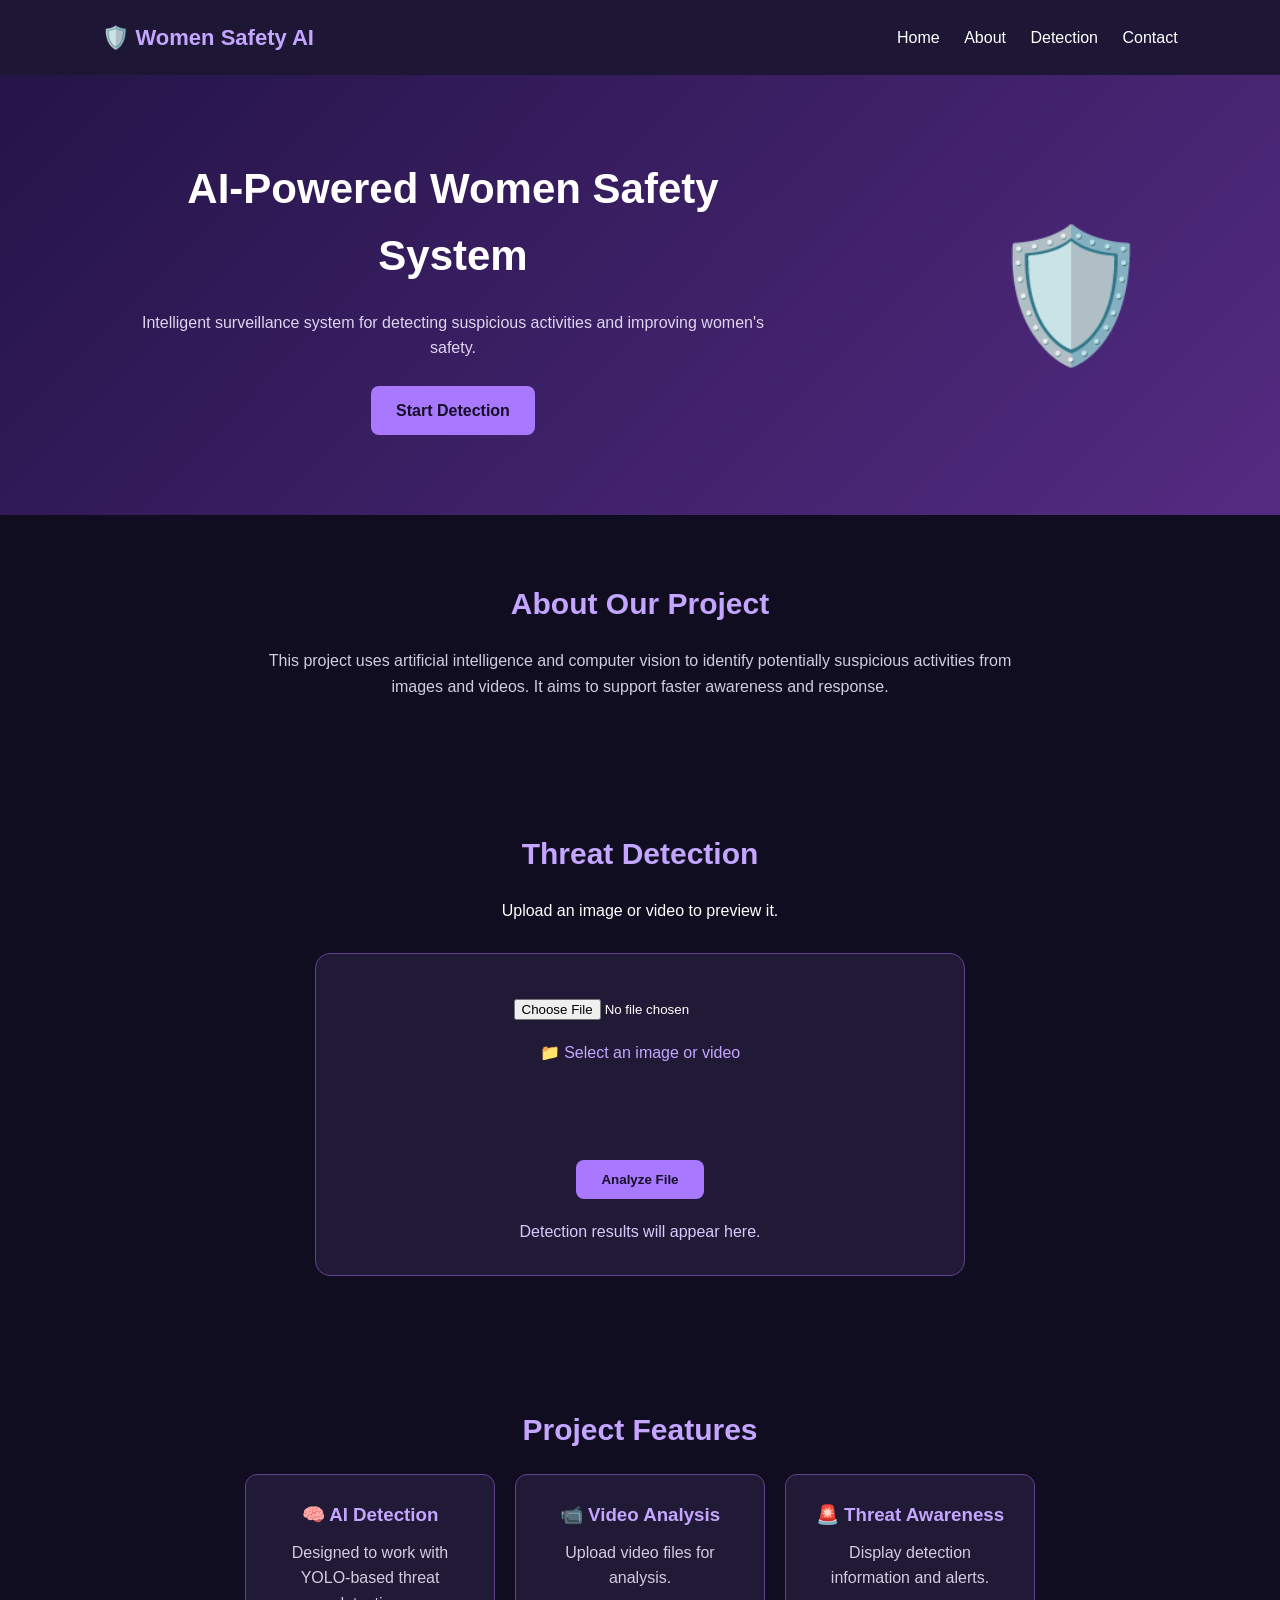
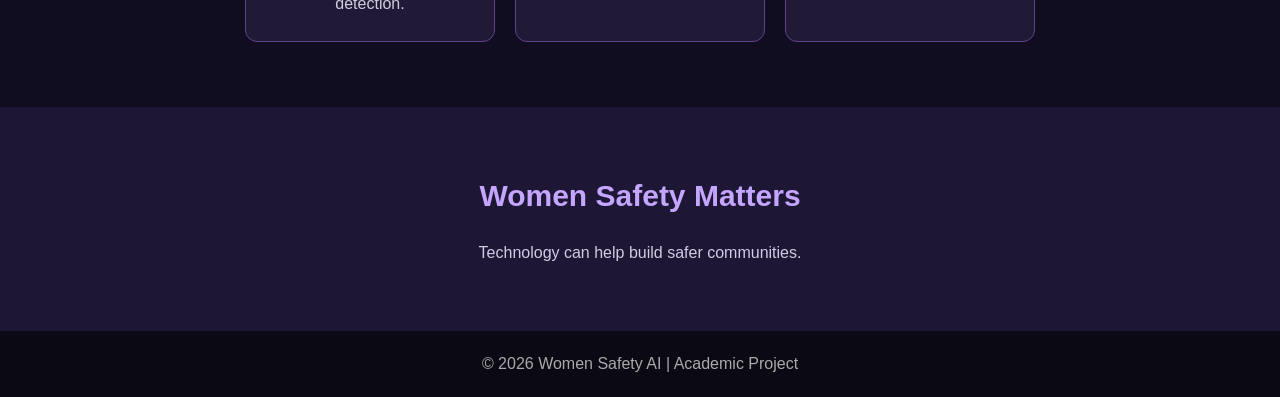
<file: index.html>
<!DOCTYPE html>
<html lang="en">
<head>
    <meta charset="UTF-8">
    <meta name="viewport" content="width=device-width, initial-scale=1.0">
    <title>Women Safety | AI Threat Detection</title>
    <link rel="stylesheet" href="style.css">
</head>
<body>

<header>
    <div class="logo">🛡️ Women Safety AI</div>
    <nav>
        <a href="#home">Home</a>
        <a href="#about">About</a>
        <a href="#detection">Detection</a>
        <a href="#contact">Contact</a>
    </nav>
</header>

<section class="hero" id="home">
    <div class="hero-content">
        <h1>AI-Powered Women Safety System</h1>
        <p>
            Intelligent surveillance system for detecting
            suspicious activities and improving women's safety.
        </p>
        <a href="#detection" class="btn">Start Detection</a>
    </div>
    <div class="shield">🛡️</div>
</section>

<section class="about" id="about">
    <h2>About Our Project</h2>
    <p>
        This project uses artificial intelligence and computer
        vision to identify potentially suspicious activities
        from images and videos. It aims to support faster
        awareness and response.
    </p>
</section>

<section class="detection" id="detection">
    <h2>Threat Detection</h2>
    <p>Upload an image or video to preview it.</p>

    <div class="upload-box">
        <input type="file" id="fileInput"
               accept="image/*,video/*">

        <div id="preview">
            <p>📁 Select an image or video</p>
        </div>

        <button class="btn" id="analyzeBtn">
            Analyze File
        </button>

        <div id="result">
            <p>Detection results will appear here.</p>
        </div>
    </div>
</section>

<section class="features">
    <h2>Project Features</h2>
    <div class="cards">
        <div class="card">
            <h3>🧠 AI Detection</h3>
            <p>Designed to work with YOLO-based threat detection.</p>
        </div>
        <div class="card">
            <h3>📹 Video Analysis</h3>
            <p>Upload video files for analysis.</p>
        </div>
        <div class="card">
            <h3>🚨 Threat Awareness</h3>
            <p>Display detection information and alerts.</p>
        </div>
    </div>
</section>

<section id="contact" class="contact">
    <h2>Women Safety Matters</h2>
    <p>Technology can help build safer communities.</p>
</section>

<footer>
    <p>© 2026 Women Safety AI | Academic Project</p>
</footer>

<script src="script.js"></script>
</body>
</html>
</file>
<file: style.css>
* {
    margin: 0;
    padding: 0;
    box-sizing: border-box;
}

html {
    scroll-behavior: smooth;
}

body {
    font-family: Arial, sans-serif;
    background: #100d20;
    color: white;
    line-height: 1.6;
}

header {
    background: #1d1735;
    padding: 20px 8%;
    display: flex;
    justify-content: space-between;
    align-items: center;
    flex-wrap: wrap;
    gap: 15px;
}

.logo {
    color: #c4a5ff;
    font-size: 22px;
    font-weight: bold;
}

nav a {
    color: white;
    text-decoration: none;
    margin-left: 20px;
}

nav a:hover {
    color: #c4a5ff;
}

.hero {
    min-height: 430px;
    padding: 80px 10%;
    display: flex;
    align-items: center;
    justify-content: space-between;
    gap: 30px;
    background: linear-gradient(135deg, #241448, #542b82);
}

.hero-content {
    max-width: 650px;
}

.hero h1 {
    font-size: 42px;
    margin-bottom: 20px;
}

.hero p {
    color: #ded5ee;
    margin-bottom: 25px;
}

.shield {
    font-size: 130px;
}

.btn {
    display: inline-block;
    background: #a879ff;
    color: #160d27;
    padding: 12px 25px;
    border: none;
    border-radius: 8px;
    font-weight: bold;
    text-decoration: none;
    cursor: pointer;
}

.btn:hover {
    background: #c6a6ff;
}

section {
    padding: 65px 10%;
    text-align: center;
}

section h2 {
    color: #c4a5ff;
    font-size: 30px;
    margin-bottom: 20px;
}

.about p,
.contact p {
    max-width: 750px;
    margin: auto;
    color: #d2cce0;
}

.upload-box {
    max-width: 650px;
    margin: 30px auto 0;
    background: #211a36;
    padding: 30px;
    border: 1px solid #61428e;
    border-radius: 15px;
}

input[type="file"] {
    display: block;
    margin: 15px auto;
    max-width: 100%;
}

#preview {
    margin: 20px 0;
    min-height: 100px;
    color: #c4a5ff;
}

#preview img,
#preview video {
    max-width: 100%;
    max-height: 350px;
    border-radius: 10px;
}

#result {
    margin-top: 20px;
    color: #d9c9ff;
    overflow-wrap: anywhere;
}

.cards {
    display: flex;
    justify-content: center;
    flex-wrap: wrap;
    gap: 20px;
}

.card {
    background: #211a36;
    border: 1px solid #61428e;
    padding: 25px;
    border-radius: 12px;
    width: 250px;
}

.card h3 {
    color: #c4a5ff;
    margin-bottom: 10px;
}

.card p {
    color: #d2cce0;
}

.contact {
    background: #1d1735;
}

footer {
    text-align: center;
    padding: 20px;
    background: #0b0913;
    color: #aaa;
}

@media (max-width: 650px) {
    header {
        justify-content: center;
    }

    nav {
        text-align: center;
    }

    nav a {
        display: inline-block;
        margin: 5px 8px;
    }

    .hero {
        text-align: center;
        flex-direction: column;
    }

    .hero h1 {
        font-size: 30px;
    }

    .shield {
        font-size: 80px;
    }

    section {
        padding: 45px 6%;
    }
}
</file>
